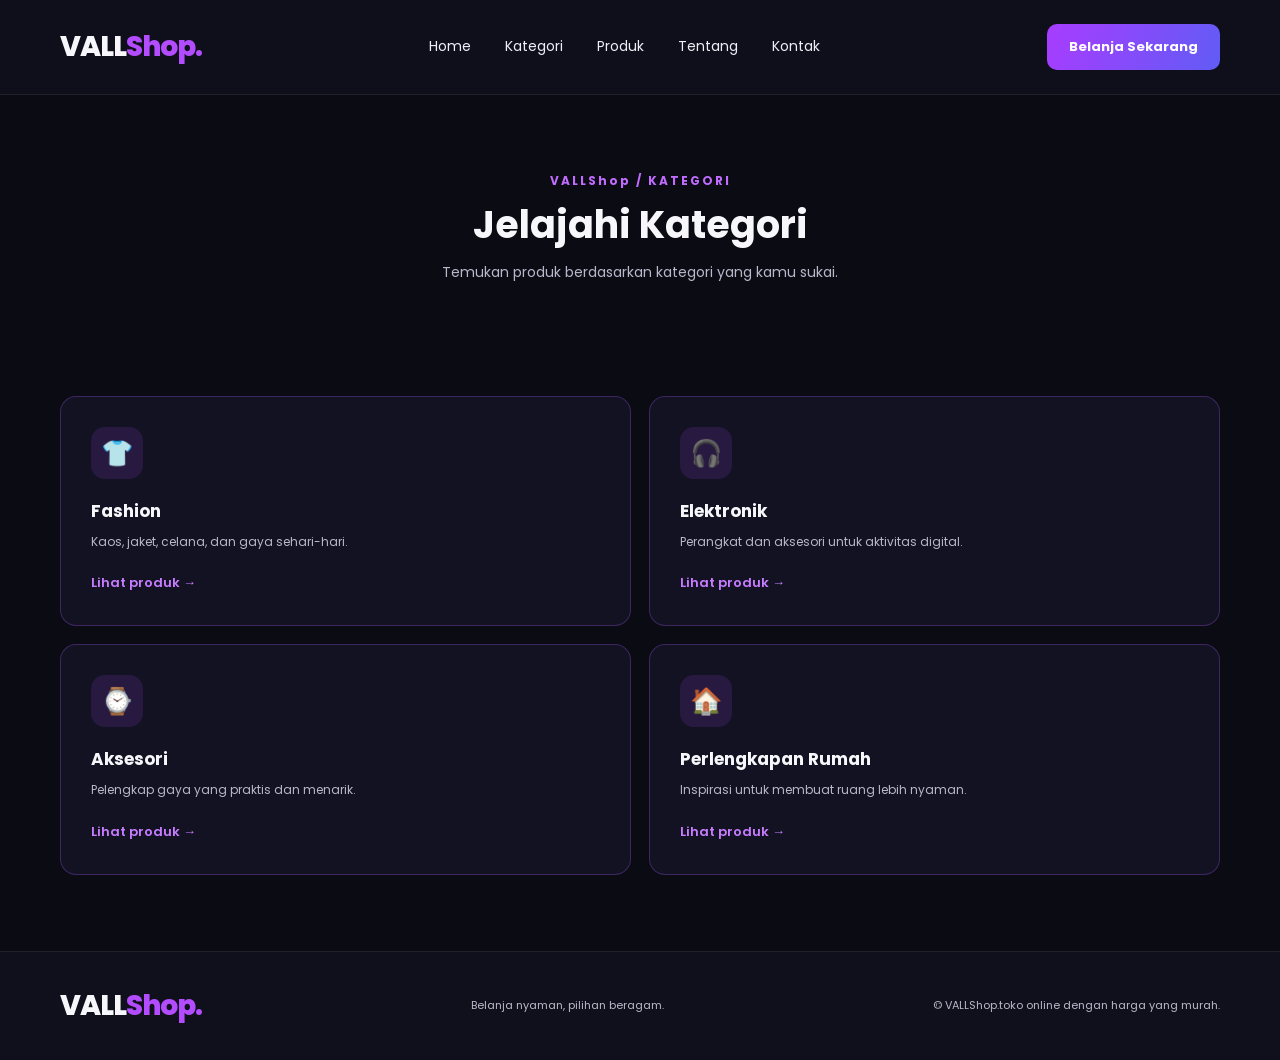
<file: kategori.html>
<!DOCTYPE html>
<html lang="id">
<head>
  <meta charset="UTF-8">
  <meta name="viewport" content="width=device-width, initial-scale=1.0">
  <meta name="description" content="Temukan produk berdasarkan kategori yang kamu sukai.">
  <title>Kategori | VALLShop</title>
  <link rel="preconnect" href="https://fonts.googleapis.com">
  <link rel="preconnect" href="https://fonts.gstatic.com" crossorigin>
  <link href="https://fonts.googleapis.com/css2?family=Poppins:wght@400;500;600;700;800&display=swap" rel="stylesheet">
  <link rel="stylesheet" href="style.css">
  <script src="script.js" defer></script>
</head>
<body>
<header class="site-header">
  <nav class="navbar container" aria-label="Navigasi utama">
    <a class="logo" href="index.html">VALL<span>Shop.</span></a>
    <button class="menu-toggle" aria-label="Buka menu" aria-expanded="false"><span></span><span></span><span></span></button>
    <div class="nav-links">
      <a href="index.html">Home</a><a href="kategori.html">Kategori</a><a href="produk.html">Produk</a><a href="tentang.html">Tentang</a><a href="kontak.html">Kontak</a>
    </div>
    <a class="button button-small header-cta" href="produk.html">Belanja Sekarang</a>
  </nav>
</header>
<main>
  <section class="page-banner container"><p class="eyebrow">VALLShop / KATEGORI</p><h1>Jelajahi Kategori</h1><p>Temukan produk berdasarkan kategori yang kamu sukai.</p></section>
  
<section class="section container">
  <div class="category-grid category-grid-large">
    <article class="category-card" id="fashion"><span class="category-icon">👕</span><h2>Fashion</h2><p>Kaos, jaket, celana, dan gaya sehari-hari.</p><a class="text-link" href="produk.html">Lihat produk →</a></article>
    <article class="category-card" id="elektronik"><span class="category-icon">🎧</span><h2>Elektronik</h2><p>Perangkat dan aksesori untuk aktivitas digital.</p><a class="text-link" href="produk.html">Lihat produk →</a></article>
    <article class="category-card" id="aksesoris"><span class="category-icon">⌚</span><h2>Aksesori</h2><p>Pelengkap gaya yang praktis dan menarik.</p><a class="text-link" href="produk.html">Lihat produk →</a></article>
    <article class="category-card" id="rumah"><span class="category-icon">🏠</span><h2>Perlengkapan Rumah</h2><p>Inspirasi untuk membuat ruang lebih nyaman.</p><a class="text-link" href="produk.html">Lihat produk →</a></article>
  </div>
</section>
</main>
<footer class="footer"><div class="container footer-inner"><a class="logo" href="index.html">VALL<span>Shop.</span></a><p>Belanja nyaman, pilihan beragam.</p><small>© <span data-year></span> VALLShop.toko online dengan harga yang murah.</small></div></footer>
<div class="toast" role="status" aria-live="polite"></div>

</body>
</html>
</file>
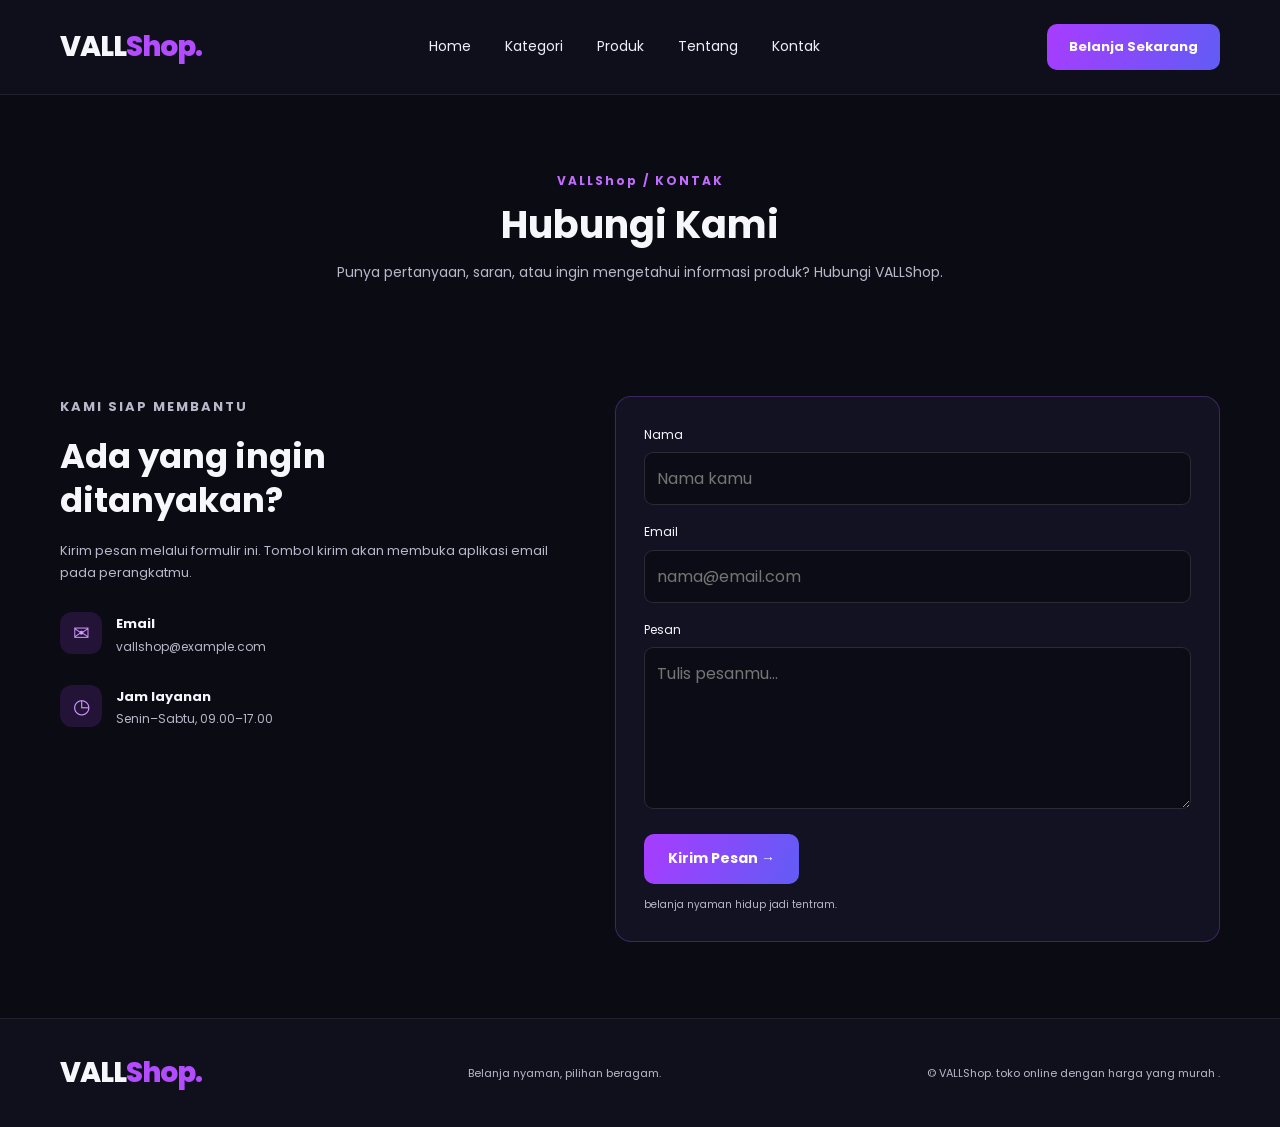
<file: kontak.html>
<!DOCTYPE html>
<html lang="id">
<head>
  <meta charset="UTF-8">
  <meta name="viewport" content="width=device-width, initial-scale=1.0">
  <meta name="description" content="Punya pertanyaan, saran, atau ingin mengetahui informasi produk? Hubungi VALLShop.">
  <title>Kontak | VALLShop</title>
  <link rel="preconnect" href="https://fonts.googleapis.com">
  <link rel="preconnect" href="https://fonts.gstatic.com" crossorigin>
  <link href="https://fonts.googleapis.com/css2?family=Poppins:wght@400;500;600;700;800&display=swap" rel="stylesheet">
  <link rel="stylesheet" href="style.css">
  <script src="script.js" defer></script>
</head>
<body>
<header class="site-header">
  <nav class="navbar container" aria-label="Navigasi utama">
    <a class="logo" href="index.html">VALL<span>Shop.</span></a>
    <button class="menu-toggle" aria-label="Buka menu" aria-expanded="false"><span></span><span></span><span></span></button>
    <div class="nav-links">
      <a href="index.html">Home</a><a href="kategori.html">Kategori</a><a href="produk.html">Produk</a><a href="tentang.html">Tentang</a><a href="kontak.html">Kontak</a>
    </div>
    <a class="button button-small header-cta" href="produk.html">Belanja Sekarang</a>
  </nav>
</header>
<main>
  <section class="page-banner container"><p class="eyebrow">VALLShop / KONTAK</p><h1>Hubungi Kami</h1><p>Punya pertanyaan, saran, atau ingin mengetahui informasi produk? Hubungi VALLShop.</p></section>
  
<section class="section container contact-layout">
  <div class="contact-copy"><p class="eyebrow">KAMI SIAP MEMBANTU</p><h2>Ada yang ingin ditanyakan?</h2><p>Kirim pesan melalui formulir ini. Tombol kirim akan membuka aplikasi email pada perangkatmu.</p>
    <div class="contact-detail"><span>✉</span><div><strong>Email</strong><p>vallshop@example.com</p></div></div>
    <div class="contact-detail"><span>◷</span><div><strong>Jam layanan</strong><p>Senin–Sabtu, 09.00–17.00</p></div></div>
  </div>
  <form class="contact-form" id="contactForm">
    <label for="name">Nama</label><input id="name" name="name" type="text" placeholder="Nama kamu" required>
    <label for="email">Email</label><input id="email" name="email" type="email" placeholder="nama@email.com" required>
    <label for="message">Pesan</label><textarea id="message" name="message" rows="5" placeholder="Tulis pesanmu..." required></textarea>
    <button class="button" type="submit">Kirim Pesan →</button>
    <small class="form-note">belanja nyaman hidup jadi tentram.</small>
  </form>
</section>
</main>
<footer class="footer"><div class="container footer-inner"><a class="logo" href="index.html">VALL<span>Shop.</span></a><p>Belanja nyaman, pilihan beragam.</p><small>© <span data-year></span> VALLShop. toko online dengan harga yang murah .</small></div></footer>
<div class="toast" role="status" aria-live="polite"></div>

</body>
</html>
</file>
<file: style.css>
/* VALLShop - gaya utama */
:root{--bg:#0b0b14;--panel:#121222;--panel2:#17172a;--text:#f7f7fb;--muted:#b8b8ca;--purple:#a83cff;--blue:#615cf5;--border:rgba(177,92,255,.28);--shadow:0 15px 45px rgba(137,52,255,.16)}
*{box-sizing:border-box;margin:0;padding:0}
html{scroll-behavior:smooth}
body{font-family:'Poppins',Arial,sans-serif;background:var(--bg);color:var(--text);line-height:1.7}
a{color:inherit;text-decoration:none}
button,input,textarea{font:inherit}
.container{width:min(1160px,calc(100% - 48px));margin-inline:auto}
.site-header{position:sticky;top:0;z-index:20;background:rgba(16,16,29,.96);border-bottom:1px solid rgba(255,255,255,.07);backdrop-filter:blur(14px)}
.navbar{height:94px;display:flex;align-items:center;justify-content:space-between;gap:24px}
.logo{font-size:28px;font-weight:800;letter-spacing:-1px;white-space:nowrap}.logo span{color:#b34cff}
.nav-links{display:flex;align-items:center;gap:34px}.nav-links a{font-size:14px;color:#eeeef6;transition:.2s}.nav-links a:hover,.nav-links a.active{color:#bd68ff}
.button{display:inline-flex;align-items:center;justify-content:center;gap:8px;padding:13px 24px;border:0;border-radius:10px;background:linear-gradient(110deg,var(--purple),var(--blue));color:white;font-size:14px;font-weight:700;cursor:pointer;transition:transform .2s,box-shadow .2s}.button:hover{transform:translateY(-2px);box-shadow:var(--shadow)}.button-small{padding:12px 22px;font-size:13px}.button-outline{background:transparent;border:1px solid #b34cff;color:#d69aff}
.menu-toggle{display:none;background:none;border:0;cursor:pointer;padding:8px}.menu-toggle span{display:block;width:25px;height:2px;background:#fff;margin:5px}
.hero{min-height:570px;display:grid;grid-template-columns:1fr 1.12fr;align-items:center;gap:64px;padding-block:78px 72px}
.eyebrow{font-size:12px;font-weight:700;letter-spacing:2px;color:#c16cff;margin-bottom:18px}
.hero h1{font-size:clamp(40px,4.2vw,58px);line-height:1.18;letter-spacing:-1.8px;max-width:540px}.hero h1 span{display:block;color:#b14dff;text-shadow:0 0 24px rgba(175,67,255,.42)}
.hero-description{color:var(--muted);font-size:14px;line-height:2;margin-top:28px;max-width:470px}
.hero-actions{display:flex;gap:14px;flex-wrap:wrap;margin-top:32px}
.hero-visual{position:relative}.hero-visual>img{width:100%;height:390px;object-fit:cover;border-radius:22px;box-shadow:0 0 38px rgba(157,56,255,.22);border:1px solid var(--border)}
.floating-card{position:absolute;left:-25px;bottom:-22px;background:#151528;border:1px solid #a83cff;border-radius:14px;padding:15px 22px;display:flex;align-items:center;gap:14px;box-shadow:var(--shadow)}.sparkle{font-size:29px;color:#e5c6ff}.floating-card strong,.floating-card small{display:block}.floating-card strong{font-size:13px}.floating-card small{font-size:11px;color:var(--muted)}
.trust-row{display:flex;gap:34px;margin-top:44px}.trust-row strong,.trust-row small{display:block}.trust-row strong{font-size:19px}.trust-row small{font-size:11px;color:var(--muted)}
.section{padding-block:76px}.section-soft{background:#10101c;border-block:1px solid rgba(255,255,255,.04)}
.section-heading{display:flex;align-items:end;justify-content:space-between;gap:20px;margin-bottom:28px}.section-heading .eyebrow{margin-bottom:8px}.section-heading h2,.page-banner h1{font-size:clamp(28px,3vw,38px);line-height:1.25}.text-link{color:#c77cff;font-size:13px;font-weight:600}
.category-grid{display:grid;grid-template-columns:repeat(4,1fr);gap:18px}.category-card{background:var(--panel);border:1px solid var(--border);border-radius:16px;padding:26px 22px;transition:.25s}.category-card:hover{transform:translateY(-5px);box-shadow:var(--shadow);border-color:#ad4cff}.category-icon{display:grid;place-items:center;width:52px;height:52px;border-radius:14px;background:rgba(174,72,255,.14);font-size:26px;margin-bottom:18px}.category-card h3,.category-card h2{font-size:17px;margin-bottom:5px}.category-card p{font-size:12px;color:var(--muted);line-height:1.8}
.product-grid{display:grid;grid-template-columns:repeat(3,1fr);gap:22px}.product-card{overflow:hidden;background:var(--panel);border:1px solid rgba(255,255,255,.08);border-radius:16px;transition:.25s}.product-card:hover{transform:translateY(-5px);box-shadow:var(--shadow)}.product-card>img{width:100%;height:220px;object-fit:cover;display:block}.product-info{padding:18px}.product-tag{font-size:10px;color:#c77cff;text-transform:uppercase;letter-spacing:1px}.product-info h3{font-size:15px;margin:5px 0 14px}.product-bottom{display:flex;justify-content:space-between;align-items:center;gap:8px}.product-bottom strong{font-size:14px}.add-cart{border:1px solid #a84aff;background:transparent;color:#d6a0ff;padding:8px 11px;border-radius:8px;font-size:11px;cursor:pointer}.add-cart:hover{background:#8e35df;color:white}
.promo{margin-block:75px;display:flex;align-items:center;justify-content:space-between;gap:25px;padding:36px 42px;border:1px solid var(--border);border-radius:20px;background:linear-gradient(110deg,rgba(145,48,220,.17),rgba(82,79,218,.12))}.promo .eyebrow{margin-bottom:8px}.promo h2{font-size:23px}.promo p:not(.eyebrow){font-size:13px;color:var(--muted);margin-top:6px}
.footer{background:#10101c;border-top:1px solid rgba(255,255,255,.07);padding:30px 0}.footer-inner{display:flex;align-items:center;justify-content:space-between;gap:20px;flex-wrap:wrap}.footer p,.footer small{font-size:11px;color:var(--muted)}
.page-banner{padding-block:76px 35px;text-align:center}.page-banner .eyebrow{margin-bottom:10px}.page-banner>p:last-child{color:var(--muted);font-size:14px;margin:12px auto 0;max-width:650px}
.category-grid-large{grid-template-columns:repeat(2,1fr)}.category-grid-large .category-card{padding:30px}.category-grid-large .category-card p{margin-bottom:16px}
.filter-row{display:flex;justify-content:space-between;align-items:center;gap:18px;flex-wrap:wrap;margin-bottom:25px}.filter-row>p{font-size:13px;color:var(--muted)}.filter-buttons{display:flex;gap:8px;flex-wrap:wrap}.filter-btn{border:1px solid var(--border);background:transparent;color:var(--muted);border-radius:20px;padding:8px 14px;font-size:11px;cursor:pointer}.filter-btn.active,.filter-btn:hover{background:#8f39dc;color:white}.product-grid-wide{grid-template-columns:repeat(3,1fr)}
.about-layout{display:grid;grid-template-columns:1fr 1fr;gap:55px;align-items:center}.about-image img{width:100%;height:390px;object-fit:cover;border-radius:18px;border:1px solid var(--border)}.about-copy h2,.contact-copy h2{font-size:34px;line-height:1.3;margin-bottom:18px}.about-copy>p:not(.eyebrow),.contact-copy>p{font-size:13px;color:var(--muted);margin-bottom:16px}.about-copy .button{margin-top:10px}
.values-grid{display:grid;grid-template-columns:repeat(3,1fr);gap:25px}.values-grid>div{padding:24px;background:var(--panel);border:1px solid var(--border);border-radius:14px}.values-grid span{font-size:25px;color:#c16cff}.values-grid h3{font-size:15px;margin:8px 0}.values-grid p{font-size:12px;color:var(--muted)}
.contact-layout{display:grid;grid-template-columns:.9fr 1.1fr;gap:60px}.contact-detail{display:flex;align-items:center;gap:14px;margin-top:25px}.contact-detail>span{display:grid;place-items:center;width:42px;height:42px;border-radius:12px;background:rgba(174,72,255,.15);color:#d39aff;font-size:20px}.contact-detail strong{font-size:13px}.contact-detail p{font-size:12px;color:var(--muted)}
.contact-form{padding:28px;background:var(--panel);border:1px solid var(--border);border-radius:16px}.contact-form label{display:block;font-size:12px;margin:0 0 7px}.contact-form input,.contact-form textarea{width:100%;background:#0c0c17;border:1px solid rgba(255,255,255,.12);border-radius:9px;padding:12px;color:white;margin-bottom:17px;outline:none}.contact-form input:focus,.contact-form textarea:focus{border-color:#ad4cff}.contact-form textarea{resize:vertical}.form-note{display:block;color:var(--muted);font-size:10px;margin-top:12px}
.toast{position:fixed;right:22px;bottom:22px;z-index:40;background:#24203a;border:1px solid #a84aff;color:white;padding:12px 18px;border-radius:10px;font-size:12px;opacity:0;transform:translateY(10px);pointer-events:none;transition:.25s}.toast.show{opacity:1;transform:translateY(0)}
@media(max-width:900px){.navbar{height:78px}.nav-links{gap:18px}.hero{gap:35px}.hero-visual>img{height:340px}.category-grid{grid-template-columns:repeat(2,1fr)}}
@media(max-width:700px){.container{width:min(100% - 34px,560px)}.navbar{height:72px}.menu-toggle{display:block;order:3}.header-cta{display:none}.nav-links{display:none;position:absolute;top:72px;left:0;right:0;padding:18px 24px 22px;background:#121222;border-bottom:1px solid var(--border);flex-direction:column;align-items:flex-start;gap:16px}.nav-links.open{display:flex}.hero{grid-template-columns:1fr;padding-block:54px 55px;gap:42px}.hero h1{font-size:43px}.hero-description{margin-top:18px}.hero-visual>img{height:280px}.floating-card{left:10px;bottom:-18px}.trust-row{gap:22px;margin-top:32px}.section{padding-block:55px}.section-heading{align-items:start}.product-grid,.product-grid-wide{grid-template-columns:repeat(2,1fr);gap:13px}.product-card>img{height:165px}.product-info{padding:13px}.product-info h3{font-size:13px}.product-bottom{align-items:flex-start;flex-direction:column}.add-cart{width:100%}.promo{margin-block:48px;padding:25px;align-items:flex-start;flex-direction:column}.promo h2{font-size:20px}.page-banner{padding-block:55px 20px}.about-layout,.contact-layout{grid-template-columns:1fr;gap:30px}.about-image img{height:270px}.about-copy h2,.contact-copy h2{font-size:28px}.values-grid{grid-template-columns:1fr}.footer-inner{flex-direction:column;align-items:flex-start;gap:8px}}
@media(max-width:420px){.category-grid,.category-grid-large,.product-grid,.product-grid-wide{grid-template-columns:1fr}.category-card{padding:22px}.product-card>img{height:220px}.hero h1{font-size:37px}.hero-actions .button{width:100%}.trust-row{gap:15px}.trust-row small{font-size:10px}}
</file>
